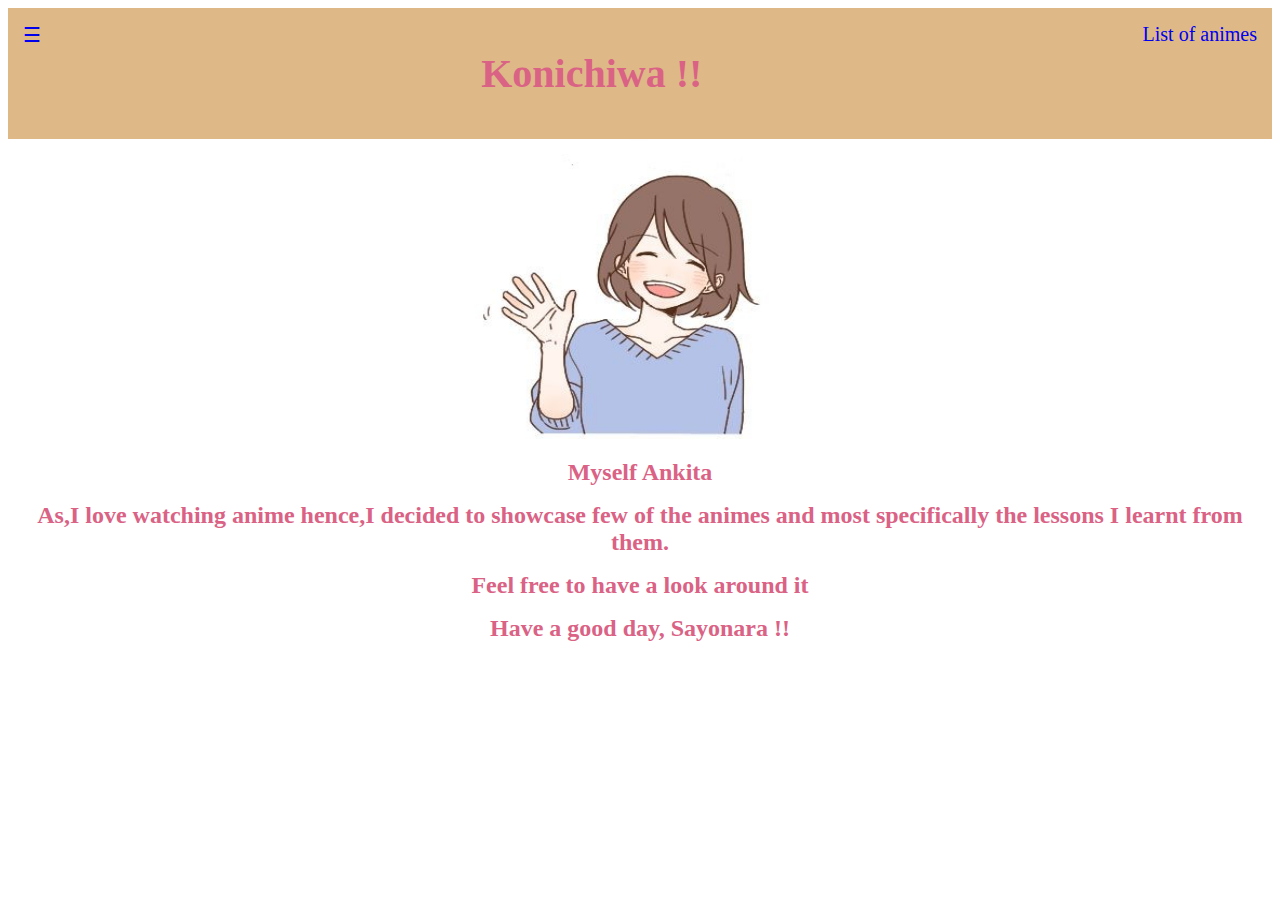
<file: Random Website/index.html>
<!DOCTYPE html>
<html>
    <head>
        <link rel="icon" href="butterfly-removebg-preview.png">
        <title>Random Website</title>
        <link rel='stylesheet'
              type='text/css'
              href="style.css"/>
    
    </head>
     <body>
        <div class="header">
            <div class="menu">
            <div ><a href ="followme.html">☰</a></div>
            <h1><center>Konichiwa !!</center></h1>
         <a href="about.html">List of animes</a>
        
        </div>
    </div>
    </div>
    <div class="image">
       
        <center><img src="hi icon.jpg" width=400 height=300/></center>
        <div class="me">
        <h1><center></center></h1>
        <h1><center>Myself Ankita </center></h1>
        <h1><center>As,I love watching anime hence,I decided to showcase few of the animes and most specifically the lessons I learnt from them.</center></h1>
        <h1><center>Feel free to have a look around it</center></h1>
        <h1><center>Have a good day, Sayonara !!</center></h1>
    </div>

    </div>
     </body>    

</html>
</file>
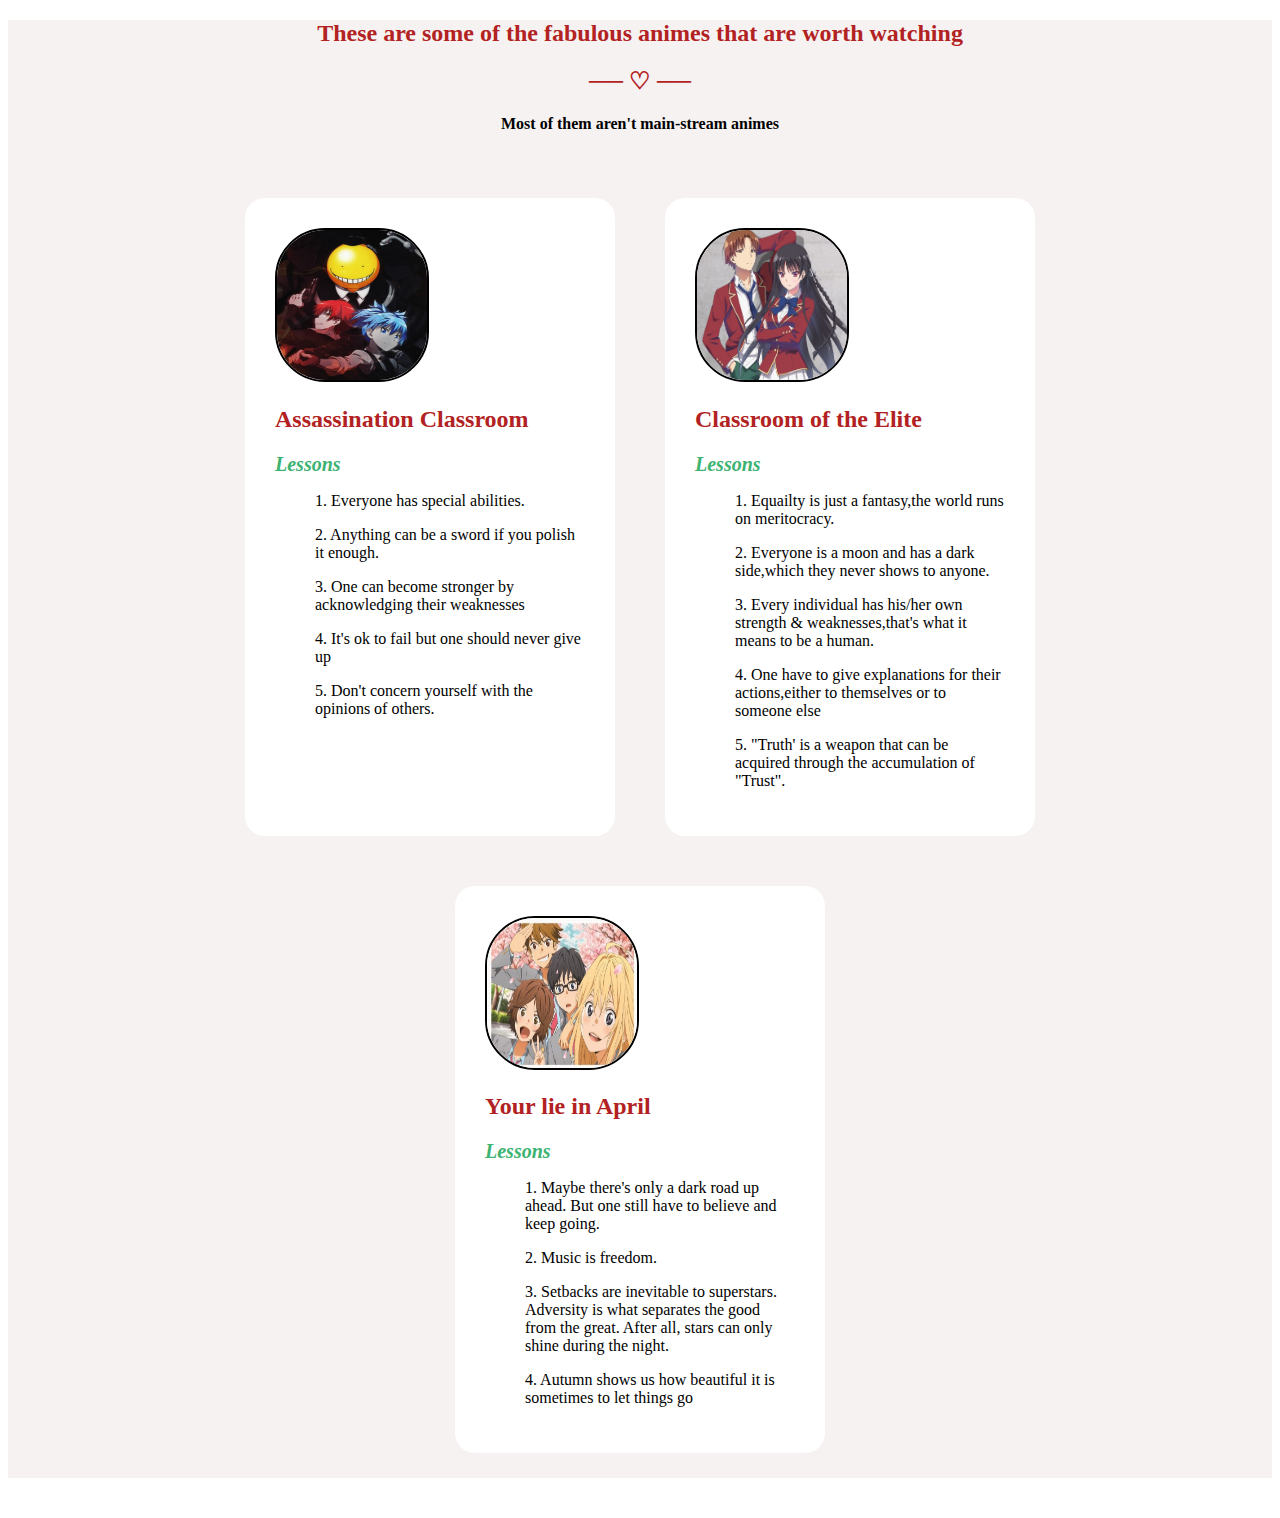
<file: Random Website/about.html>
<!DOCTYPE html>
<html>
    <head>
        <link rel="icon" href="butterfly-removebg-preview.png">
        <title>List of animes</title>
        <link rel='stylesheet'
        type='text/css'
        href="style.css"/>

    </head>
    <body>
        <div class="body1">
        <h2><center>These are some of the fabulous animes that are worth watching</h2></center>
        <h2><center>── ♡ ──</center></h2>
        <p><center><b>Most of them aren't main-stream animes</b></center></p>
        <div class="grid">
            <div class="origami">
       <a href=""><img src="assassination cl 2.jpg" width=150 height=150/></a>
        <h2>Assassination Classroom</h2>
         <p><i><b>Lessons</b></i></p> 
        <ul>
        <p>1. Everyone has special abilities.</p>    
        <p>2. Anything can be a sword if you polish it enough.</p>
        <p>3. One can become stronger by acknowledging their weaknesses</p>
        <p>4. It's ok to fail but one should never give up</p>
        <p>5. Don't concern yourself with the opinions of others.</p>
    </ul>
</div>
<div class="origami">
      <a href=""><img src="COE.jpg" width=150 height=150/></a>  
      <h2>Classroom of the Elite</h2>
      <p><i><b>Lessons</b></i></p>
      <ul>
          <p>1. Equailty is just a fantasy,the world runs on meritocracy.</p>
          <p>2. Everyone is a moon and has a dark side,which they never shows to anyone.</p>
          <p>3. Every individual has his/her own strength & weaknesses,that's what it means to be a human.</p>
          <p>4. One have to give explanations for their actions,either to themselves or to someone else</p>
          <p>5. "Truth' is a weapon that can be acquired through the accumulation of "Trust".</p>
      </ul>
    </div>
    <div class="origami">
      <a href=""><img src="your lie in april.jpg" width=150 height=150/></a>
      <h2>Your lie in April</h2>
      <p><i><b>Lessons</b></i></p>
      <ul>
          <p>1. Maybe there's only a dark road up ahead. But one still have to believe and keep going.</p>
          <p>2. Music is freedom.</p>
          <p>3. Setbacks are inevitable to superstars. Adversity is what separates the good from the great. After all, stars can only shine during the night.</p>
          <p>4. Autumn shows us how beautiful it is sometimes to let things go</p>
      </ul>
    </div>
  
     
     
    </div>
    </div> 
</div>
    </body>
</html>
</file>
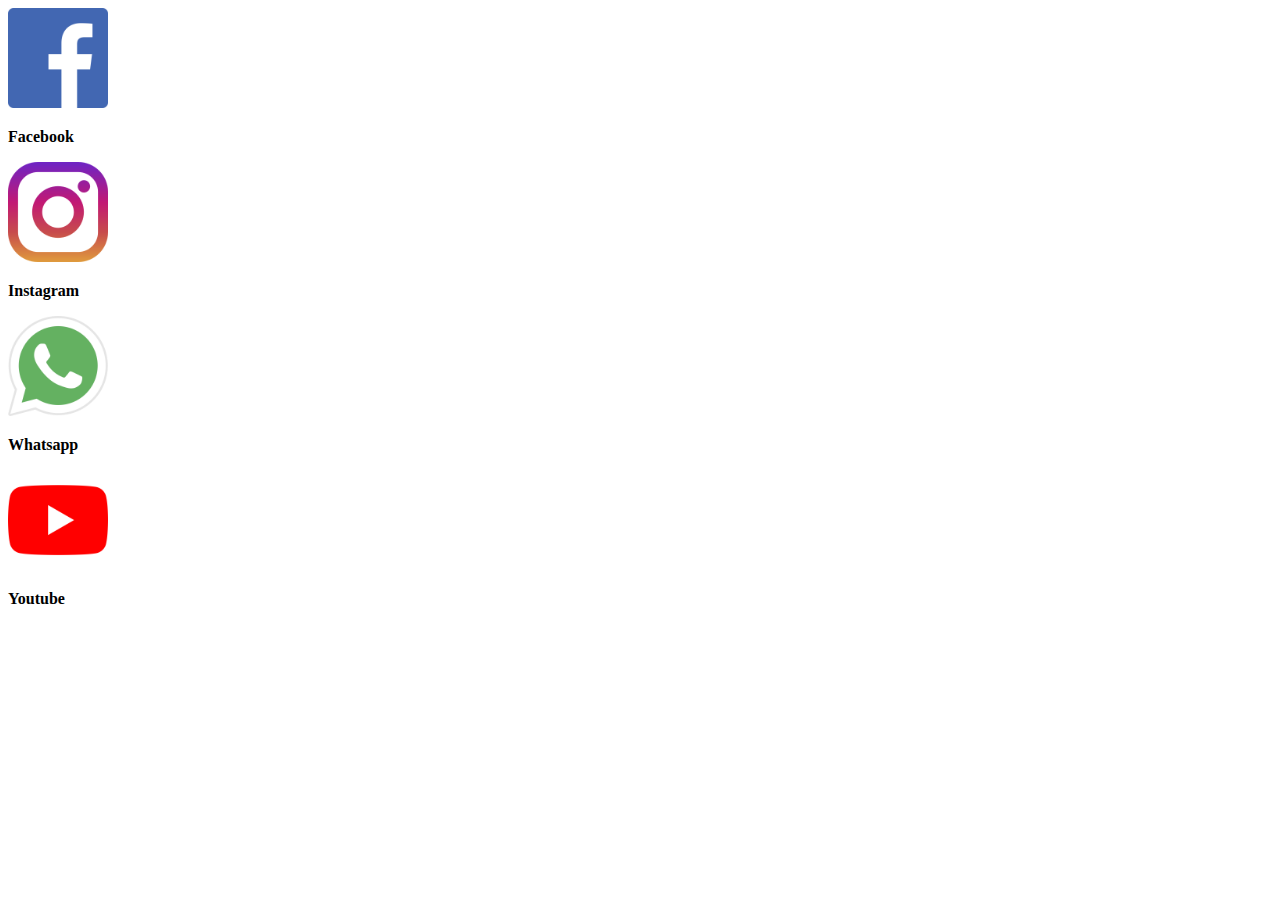
<file: Random Website/followme.html>
<!DOCTYPE html>
<html>
    <head>
        <link rel="icon" href="butterfly-removebg-preview.png">
        <title>Share in social media</title>
        <link rel='stylesheet'
        type='text/css'
        href="style.css"/>

    </head>
    <body>
       <img src="facebook.png"width=100 height=100/>
       <p><b>Facebook</b></p>
       <img src="instagram.png"width=100 height=100/>
       <p><b>Instagram</b></p>
       <img src="whatsapp.png"width=100 height=100/>
       <p><b>Whatsapp</b></p>
       <img src="youtube.png"width=100 height=100/>
       <p><b>Youtube</b></p>
    </body>
</html>
</file>
<file: Random Website/style.css>
h1{
    color:rgb(218,98,133); 
}

.title{
    color:rgb(218,98,133); 
    background-color: blueviolet;
    display:flex ;
    justify-content: center;
}

.body1{
    margin: 0px;
    background-color:#f7f2f2;
    
}

.menu{
    display:flex;
    justify-content: space-between;
    background-color: burlywood;
    padding:15px;
    font-size:20px;
    font-family:sans-serif;
    font-weight: 400;
    font-family: cursive, fantasy, serif;
    color: darkblue;
    
}
.grid{
    display:flex;
    flex-wrap:wrap;
    margin: 40px;
    justify-content: center;
}
.origami {
    border-radius: 20px;
    background-color: #ffffff;
    padding: 30px;
    margin: 25px;
    width:310px;
    font-family: fantasy;
    font-family: cursive, fantasy, serif;
}
h2 {
    color: firebrick;
}
.grid img{
    border: 2px solid #000000;
    border-radius: 50px;
}
p i {
    font-size: 20px;
    color: mediumseagreen;
}
.me{
    font-size:12px; 
    font-family: cursive, fantasy, serif;
    color:rgb(218,98,133); 
}
a:hover{
    color: #ffd900;
    font-size:25px; 
    text-decoration: none;
}
a:visited{
    text-decoration: none;
}
a:link{
    text-decoration: none;
}
.item{
    position: relative;
}
.item h2{
    position: absolute;
    top:50%;
    left:50%;
    transform:translate(-80%,-80%);
    opacity: 0;
}
.item:hover h2{
    opacity:3;
}
</file>
